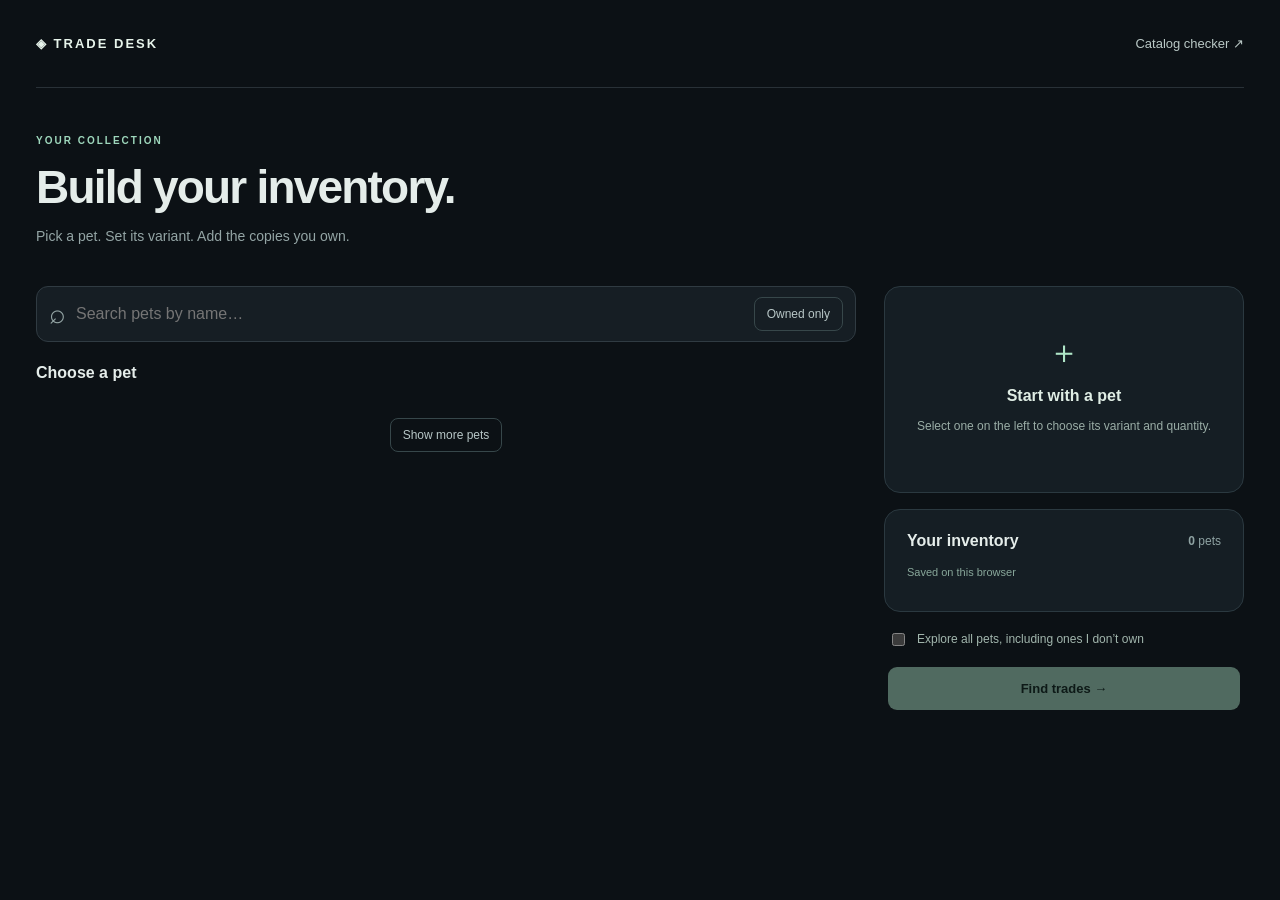
<file: templates/index.html>
<!doctype html><html lang="en"><head><meta charset="utf-8"><meta name="viewport" content="width=device-width,initial-scale=1"><title>Your inventory · Trade Desk</title><link rel="stylesheet" href="/static/inventory.css"></head><body>
<main class="inventory-app"><nav><a class="brand" href="/">◈ TRADE DESK</a><a href="/catalog">Catalog checker ↗</a></nav>
<header><span class="eyebrow">YOUR COLLECTION</span><h1>Build your inventory.</h1><p>Pick a pet. Set its variant. Add the copies you own.</p></header>
<form id="search-form" method="POST" action="/find"><input type="hidden" name="inventory" id="inventory-input"><div class="workspace">
<section class="browser"><div class="searchbar"><span aria-hidden="true">⌕</span><input id="search" type="search" placeholder="Search pets by name…" aria-label="Search pets"><button id="owned-filter" type="button" aria-pressed="false">Owned only</button></div><div class="section-heading"><h2>Choose a pet</h2><span id="match-count"></span></div><div id="pet-grid" class="pet-grid"></div><button id="show-more" type="button" class="secondary">Show more pets</button></section>
<aside><section id="editor" class="panel"><div id="editor-empty"><span class="empty-icon">＋</span><h2>Start with a pet</h2><p>Select one on the left to choose its variant and quantity.</p></div><div id="editor-content" hidden><div class="editor-heading"><img id="editor-image" alt=""><div><span class="eyebrow">ADD TO INVENTORY</span><h2 id="editor-name"></h2></div></div><label class="field-label">Abilities</label><div class="toggle-row"><button type="button" data-mod="Fly" aria-pressed="false">Fly</button><button type="button" data-mod="Ride" aria-pressed="false">Ride</button></div><label class="field-label">Appearance <span>Leave both off for normal</span></label><div class="toggle-row"><button type="button" data-mod="Neon" aria-pressed="false">Neon</button><button type="button" data-mod="Mega" aria-pressed="false">Mega</button></div><div class="quantity-line"><label for="quantity">Copies to add</label><div class="stepper"><button id="qty-minus" type="button" aria-label="Decrease copies">−</button><input id="quantity" type="number" min="1" max="999" value="1" aria-label="Copies to add"><button id="qty-plus" type="button" aria-label="Increase copies">+</button></div></div><p id="variant-preview"></p><button id="add-pet" class="primary" type="button">Add to inventory</button></div></section>
<section class="panel collection"><div class="section-heading"><h2>Your inventory</h2><span><b id="inv-count">0</b> pets</span></div><p id="save-status" role="status">Saved on this browser</p><div id="owned-list"></div></section>
<section class="scan-panel"><label class="checkbox"><input id="mode-all" name="mode" value="all" type="checkbox"> Explore all pets, including ones I don’t own</label><button id="submit-btn" type="submit" class="primary" disabled>Find trades →</button></section></aside></div></form></main>
<script>const PET_DATA = {{ pets|tojson }};</script><script src="/static/inventory.js"></script></body></html>
</file>
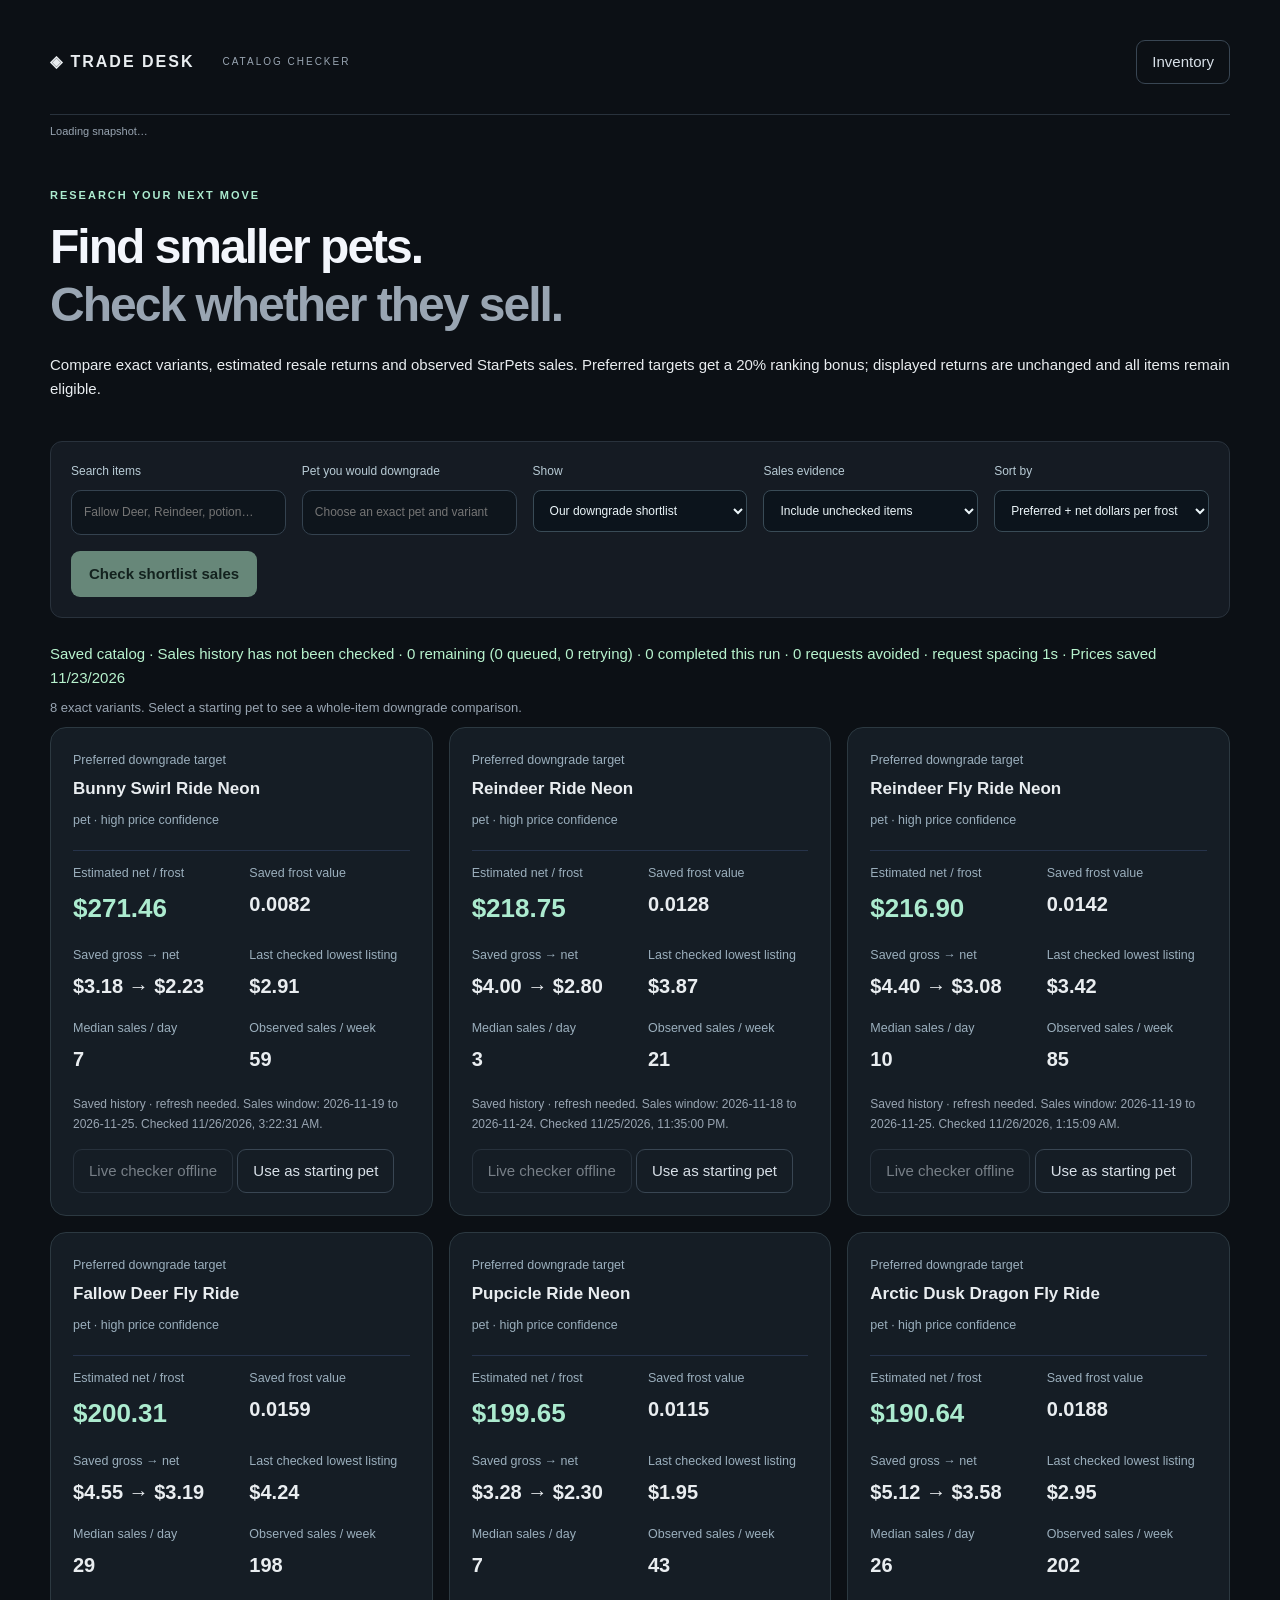
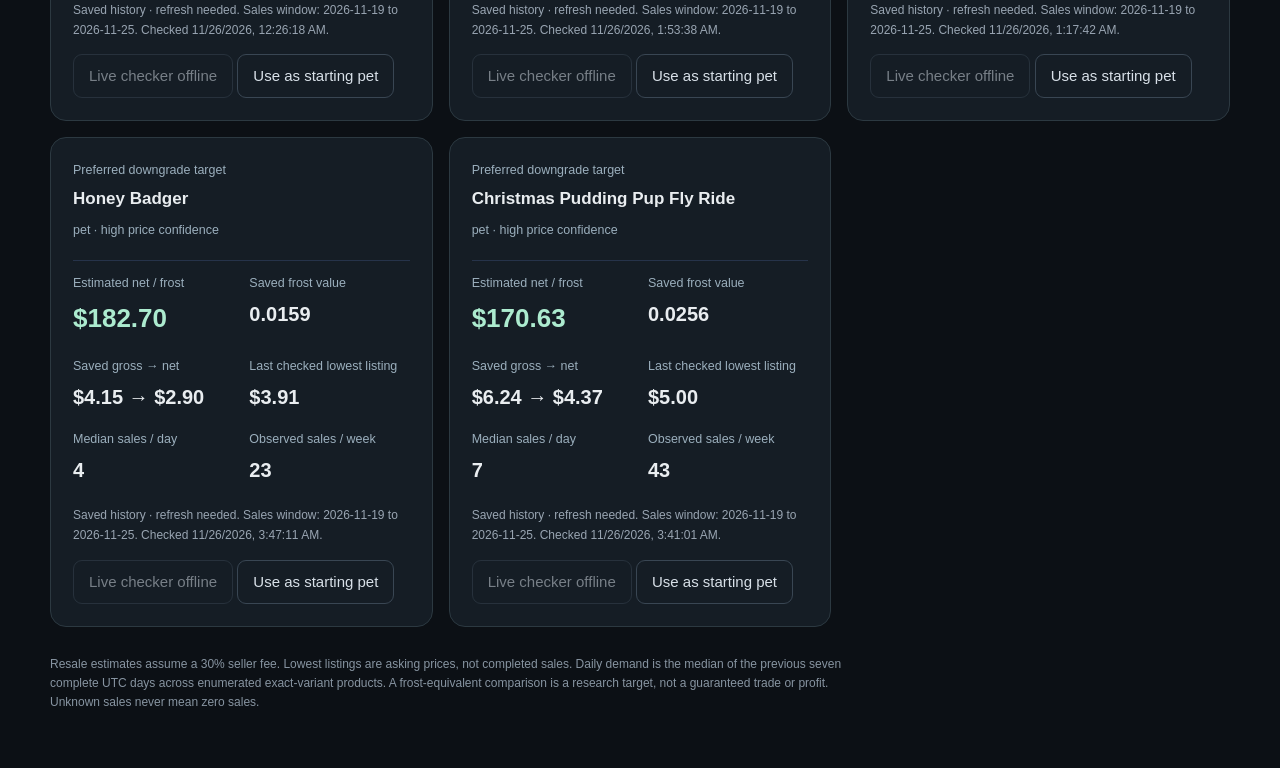
<file: docs/catalog.html>
<!doctype html><html lang="en"><head><meta charset="utf-8"><meta name="viewport" content="width=device-width,initial-scale=1"><title>Trade Desk · Catalog checker</title><link rel="stylesheet" href="./static/desk.css?v=32dc8bc24fe9"><link rel="stylesheet" href="./static/catalog.css?v=6e3b9b459b02"></head>
<body><main class="desk"><nav><a class="logo" href="./index.html">◈ TRADE DESK</a><span class="nav-note">CATALOG CHECKER</span><a class="outline" href="./index.html">Inventory</a></nav><p class="muted" id="pages-status" style="margin:8px 0;font-size:11px">Loading snapshot…</p>
<header><p class="eyebrow">RESEARCH YOUR NEXT MOVE</p><h1>Find smaller pets.<br><span class="muted">Check whether they sell.</span></h1><p>Compare exact variants, estimated resale returns and observed StarPets sales. Preferred targets get a 20% ranking bonus; displayed returns are unchanged and all items remain eligible.</p></header>
<section class="toolbox controls"><label>Search items<input id="search" type="search" placeholder="Fallow Deer, Reindeer, potion…"></label><label>Pet you would downgrade<input id="baseline" list="pet-list" placeholder="Choose an exact pet and variant"><datalist id="pet-list"></datalist></label><label>Show<select id="scope"><option value="shortlist">Our downgrade shortlist</option><option value="all">All catalog items</option><option value="smaller">Higher-return smaller pets</option></select></label><label>Sales evidence<select id="demand"><option value="all">Include unchecked items</option><option value="liquid">Median ≥ 2 sales/day</option><option value="checked">Checked sales only</option></select></label><label>Sort by<select id="sort"><option value="density">Preferred + net dollars per frost</option><option value="sales">Median daily sales</option><option value="name">Item name</option></select></label><button id="check-shortlist" class="primary">Check shortlist sales</button></section>
<p id="connection" role="status">Loading catalog…</p><p id="comparison" class="muted"></p><p id="notice" role="status"></p><div id="cards" class="catalog-grid"></div><button id="more" class="outline" hidden>Show more items</button>
<footer>Resale estimates assume a 30% seller fee. Lowest listings are asking prices, not completed sales. Daily demand is the median of the previous seven complete UTC days across enumerated exact-variant products. A frost-equivalent comparison is a research target, not a guaranteed trade or profit. Unknown sales never mean zero sales.</footer></main><script src="./static/catalog.js?v=b6b265a17ada"></script></body></html>
</file>
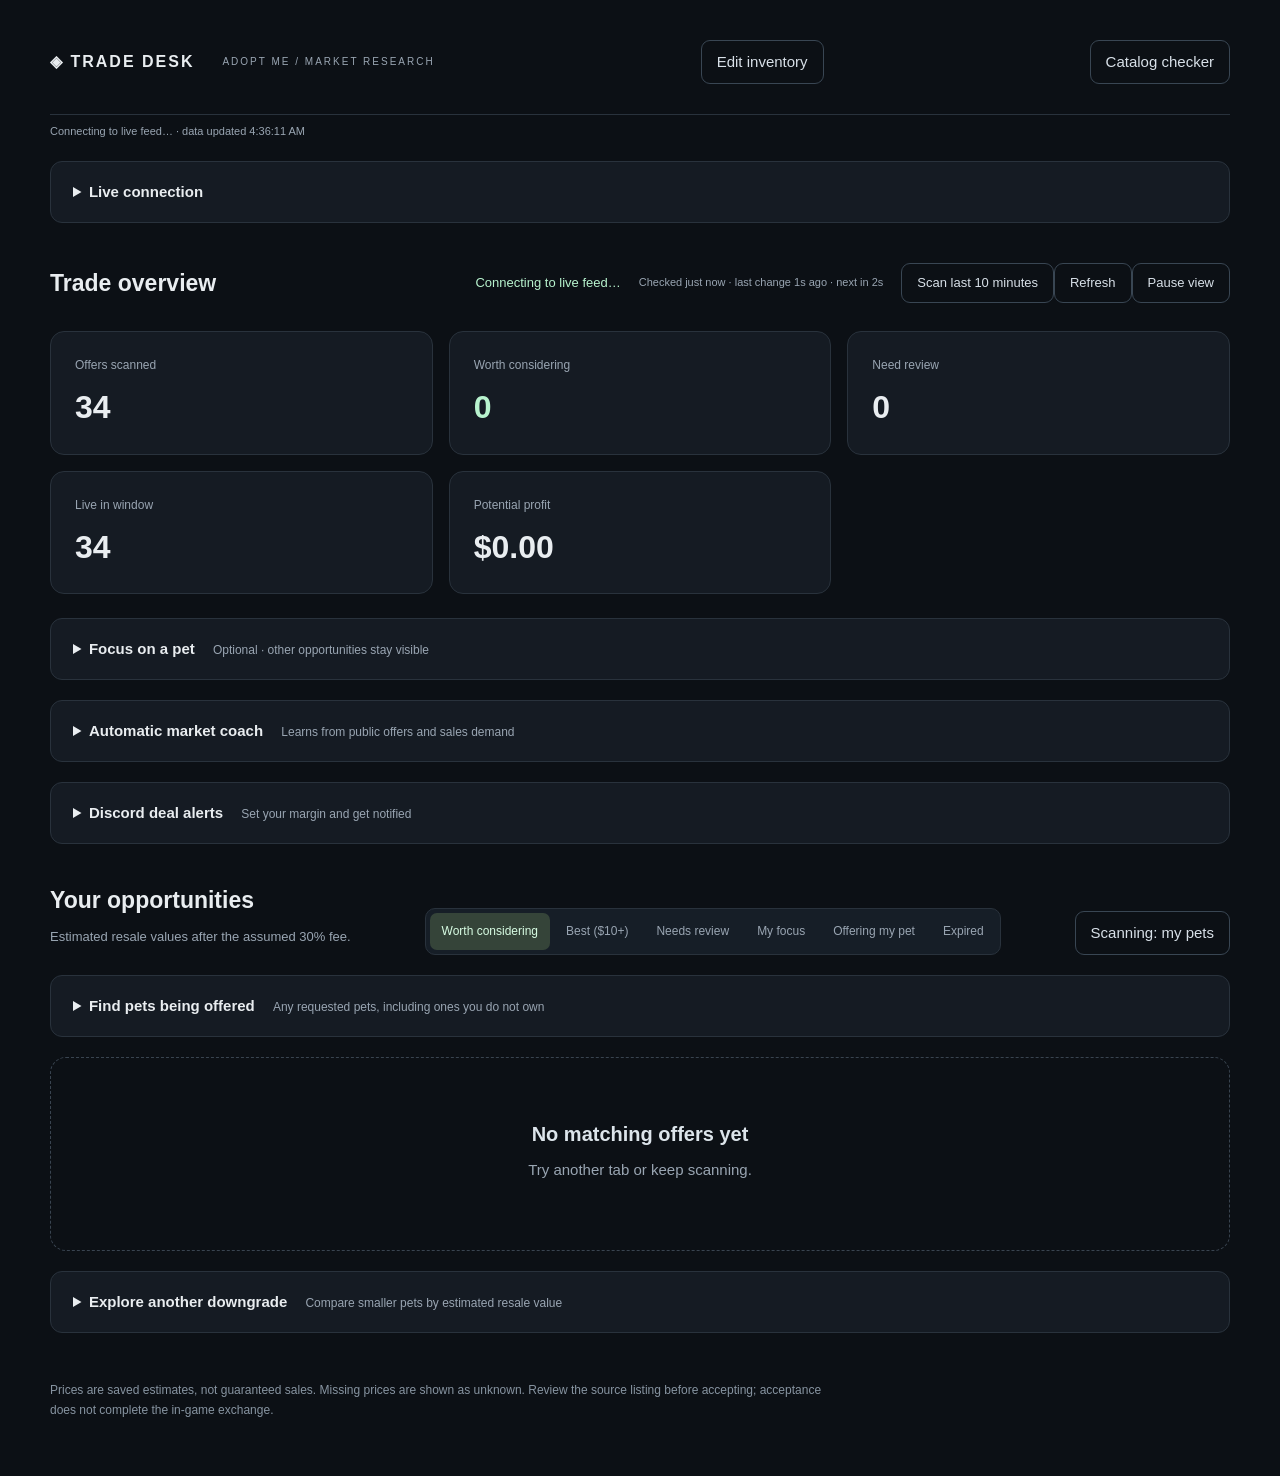
<file: docs/dashboard.html>
<!doctype html><html lang="en"><head><script src="./static/pages-runtime.js?v=64843fbe345a"></script><meta charset="utf-8"><meta name="viewport" content="width=device-width,initial-scale=1"><title>Trade Desk · Opportunities</title><link rel="stylesheet" href="./static/desk.css?v=32dc8bc24fe9"></head>
<body><main class="desk"><nav><a class="logo" href="./index.html">◈ TRADE DESK</a><span class="nav-note">ADOPT ME / MARKET RESEARCH</span><a class="outline" href="./index.html">Edit inventory</a><a class="outline" href="./catalog.html">Catalog checker</a></nav><p class="muted" id="pages-status" style="margin:8px 0;font-size:11px">Loading snapshot…</p>

<header style="display:flex;justify-content:space-between;align-items:center;gap:16px;padding:20px 0;flex-wrap:wrap"><h2>Trade overview</h2><div class="live-panel"><span id="connection">Connecting…</span><span id="updated" class="muted" style="font-size:11px;display:block">—</span><span class="live-actions"><button id="scan-ten" class="outline" type="button" aria-pressed="false">Scan last 10 minutes</button><button id="refresh" class="outline" type="button">Refresh</button><button id="pause" class="outline">Pause view</button></span></div></header>
<p id="history-note" class="muted" role="status"></p><section class="summary-grid"><div><span>Offers scanned</span><strong id="scanned">—</strong></div><div><span>Worth considering</span><strong id="good-count">—</strong></div><div><span>Need review</span><strong id="review-count">—</strong></div><div><span>Live in window</span><strong id="live-window">—</strong></div><div><span>Potential profit</span><strong id="total-profit">—</strong></div></section>
<details class="toolbox"><summary>Focus on a pet <span>Optional · other opportunities stay visible</span></summary><section id="focus-picker"></section></details><details class="toolbox" id="learning-settings"><summary>Automatic market coach <span>Learns from public offers and sales demand</span></summary><div style="padding:16px"><p id="learning-counts"></p><p class="micro">The running collector automatically saves public offers, compares quoted overpays/underpays, and ranks available downgrade routes alongside StarPets sales demand. Repeated sightings count once; removed listings are not assumed sold. No export or manual input is needed for automatic market advice. Your optional sale journal adds personal price calibration after 5 reported sales. Pass/review decisions suppress good-deal alerts; All trades mode bypasses these checks.</p><button id="learning-export" type="button" class="outline">Export optional personal journal</button><p id="learning-status" role="status" class="muted">Automatic market history stays on the collector. Your optional journal stays in this browser.</p><div id="learning-journal"></div></div></details>
<dialog id="learning-outcome"><h2>Record a completed sale</h2><p id="outcome-description"></p><p>Enter proceeds from selling <strong>all received items</strong>, after selling fees but before withdrawal fees. Do not include extra items or a later downgrade chain. This calibrates resale estimates, not profit against your purchase costs.</p><label>Total net resale proceeds ($)<input id="outcome-net" type="number" min="0" step="0.01"></label><label>Days to sell the full basket<input id="outcome-days" type="number" min="0" step="0.1"></label><p id="outcome-error" role="alert"></p><button id="outcome-save" type="button" class="primary">Save completed sale</button> <button id="outcome-cancel" type="button" class="outline">Cancel</button></dialog><details class="toolbox" id="webhook-settings"><summary>Discord deal alerts <span>Set your margin and get notified</span></summary><div class="research-tools" style="padding:16px;flex-wrap:wrap">
<label>Webhook URL<input id="alert-url" type="password" autocomplete="off" placeholder="https://discord.com/api/webhooks/…"></label>
<label>Send alerts for<select id="alert-mode"><option value="qualified">Good deals - minimum gain</option><option value="all">All trades - include losses</option></select></label>
<label>Minimum gain (%)<input id="alert-percent" type="number" min="0" step="1" value="20"></label>
<label>Your Discord user ID (optional ping)<input id="alert-user" inputmode="numeric" placeholder="Copy your Discord user ID"></label>
<label><input id="alert-enabled" type="checkbox"> Enable alerts</label><button id="alert-save" class="primary" type="button">Save settings</button><button id="alert-test" class="outline" type="button">Send test</button><button id="alert-clear" class="outline" type="button">Remove webhook</button></div>
<p class="micro" style="padding:0 16px">Saved only in this browser. Choose a percentage; each alert calculates the extra USD versus the pets you give in that trade. Good-deal alerts require margin and demand checks. All trades includes losses and unknown prices, plus historical offers when the 10-minute view is active (availability unconfirmed), ignoring margin, demand, coach, and preferred-pet filters. Inventory mode still limits alerts to pets you own; all-pets modes include every available offer. Duplicate offers are suppressed; alerts send at most once every 3 seconds and respect Discord cooldowns. Margins include the assumed 30% selling fee, before withdrawal fees. Keep this dashboard open and scanning; sleeping devices or suspended tabs cannot send alerts.</p><p id="alert-status" class="muted" role="status" style="padding:0 16px 16px">Alerts disabled</p></details><section class="feed-head"><div><h2>Your opportunities</h2><p>Estimated resale values after the assumed 30% fee.</p></div><div class="tabs" role="group" aria-label="Trade filters"><button data-tab="good" class="active">Worth considering</button><button data-tab="best">Best ($10+)</button><button data-tab="review">Needs review</button><button data-tab="focus">My focus</button><button data-tab="offered">Offering my pet</button><button data-tab="expired">Expired</button></div><button id="mode-toggle" class="outline" type="button" title="Switch between your inventory, all pets, and high-margin preferred downgrade pets">Scanning: my pets</button></section>
<section id="margin-controls" class="toolbox" hidden style="padding:16px"><strong>High-margin downgrade pets · scans all pets</strong><p>Only offers receiving a preferred variant and passing sales-demand checks. Estimates include the 30% selling fee, before withdrawal fees.</p><label>Minimum net gain $ <input id="margin-dollars" type="number" min="0" step="1" value="10" style="width:80px"></label> <label>Minimum gain % <input id="margin-percent" type="number" min="0" step="1" value="20" style="width:80px"></label></section><details class="toolbox" id="offering-search"><summary>Find pets being offered <span>Any requested pets, including ones you do not own</span></summary><div class="research-tools" style="padding:16px"><label>Pet offered<input id="offered-pet" list="offered-pets" placeholder="e.g. Fallow Deer"><datalist id="offered-pets"></datalist></label><label>Variant<select id="offered-variant"><option value="any">Any variant</option></select></label><label>Minimum copies<input id="offered-count" type="number" min="1" step="1" value="1" style="width:80px"></label><button id="offered-search" type="button" class="primary">Find offers</button><p class="micro" id="offered-note">Searches offers observed in the last 10 minutes across both sources. Includes losses and incomplete prices; older offers may no longer be available.</p></div></details><div id="feed"></div><p id="feed-announce" aria-live="polite" style="position:absolute;width:1px;height:1px;overflow:hidden;clip:rect(0 0 0 0);white-space:nowrap"></p>
<details class="toolbox"><summary>Explore another downgrade <span>Compare smaller pets by estimated resale value</span></summary><div class="research-tools"><label>Starting pet and variant<input id="research-base" placeholder="Choose a focus above or type an exact variant"></label><button id="research-go" class="primary">Find candidates</button><label>Filter candidates<input id="research-filter" placeholder="Search names…"></label></div><p id="research-note" class="muted"></p><div id="research-list" class="table-scroll"></div></details>
<footer>Prices are saved estimates, not guaranteed sales. Missing prices are shown as unknown. Review the source listing before accepting; acceptance does not complete the in-game exchange.</footer></main><script src="./static/target.js?v=1b643dfefecb"></script><script src="./static/learning-model.js?v=15b60fe4c82d"></script><script src="./static/learning.js?v=f1fcac1bdfe2"></script><script src="./static/alerts.js?v=0322c896cf20"></script><script src="./static/offered.js?v=87cbaffdd083"></script><script src="./static/desk.js?v=8d99313e7fad"></script></body></html>
</file>
<file: static/inventory.css>
*{box-sizing:border-box} :root{color-scheme:dark;font-family:Inter,"Segoe UI",sans-serif;color:#e5edea;background:#0c1115}body{margin:0}button,input{font:inherit}button,a,input{touch-action:manipulation}button{cursor:pointer}button:disabled{opacity:.4;cursor:not-allowed}a{color:#b9c8c5;text-decoration:none}button:focus-visible,a:focus-visible,input:focus-visible{outline:2px solid #a9e8c8;outline-offset:3px}.inventory-app{max-width:1400px;margin:auto;padding:0 36px 60px}nav{height:88px;display:flex;align-items:center;justify-content:space-between;border-bottom:1px solid #293137;font-size:13px}.brand{font-weight:800;letter-spacing:2px;color:#e7f4eb}header{padding:42px 0 28px}.eyebrow{font-size:10px;letter-spacing:2px;font-weight:700;color:#9ed7bc}h1{font-size:clamp(30px,4vw,46px);letter-spacing:-1.8px;margin:12px 0}header p{color:#94a5a5;font-size:14px}h2{font-size:16px;margin:0}.workspace{display:grid;grid-template-columns:minmax(0,1fr) 360px;gap:28px;align-items:start}.searchbar{display:flex;align-items:center;background:#161e24;border:1px solid #303b42;padding:8px 12px;border-radius:12px;gap:10px}.searchbar>span{font-size:28px;color:#94a5a5}.searchbar input{min-width:0;flex:1;border:0;background:transparent;color:white;padding:10px 0;outline:none}.searchbar button,.secondary{border:1px solid #37474a;color:#b8c7c7;background:transparent;border-radius:8px;padding:9px 12px;font-size:12px}.searchbar button[aria-pressed=true]{background:#274a3b;color:#c7ffe1}.section-heading{display:flex;align-items:center;justify-content:space-between;gap:8px;margin:22px 0 16px}.section-heading>span{color:#8fa3a3;font-size:12px}.pet-grid{display:grid;grid-template-columns:repeat(auto-fill,minmax(125px,1fr));gap:12px}.pet-card{position:relative;border:1px solid #27343a;background:linear-gradient(145deg,#172027,#11191f);color:#d6e1dd;border-radius:13px;padding:16px 10px;min-height:152px;transition:border-color .15s,background .15s}.pet-card:hover{border-color:#699c87;background:#1b2c29}.pet-card.active{border-color:#a8e9c7;box-shadow:0 0 0 1px #a8e9c7}.pet-card img{display:block;width:70px;height:70px;object-fit:contain;margin:0 auto 12px}.pet-card .name{font-size:12px;line-height:1.4;font-weight:600;display:block}.badge{position:absolute;right:8px;top:8px;border-radius:6px;background:#254c3d;color:#baf6d5;font-size:10px;padding:3px 5px}.panel{background:#151e24;border:1px solid #2b3940;border-radius:16px;padding:22px;margin-bottom:16px}.editor-heading{display:flex;gap:14px;align-items:center;margin-bottom:24px}.editor-heading img{width:64px;height:64px;object-fit:contain}.editor-heading h2{font-size:20px;margin-top:6px;line-height:1.3}.field-label{display:block;font-size:12px;color:#c1d1cb;margin:18px 0 9px}.field-label span{font-size:10px;color:#8da29c;margin-left:8px}.toggle-row{display:flex;gap:8px}.toggle-row button{flex:1;padding:11px;border:1px solid #38484e;border-radius:9px;color:#aabfba;background:#0f181d;font-weight:600;font-size:12px}.toggle-row button[aria-pressed=true]{background:#254c3d;border-color:#83c9a6;color:#d6ffe8}.toggle-row button[data-mod=Fly][aria-pressed=true]{background:#163f58;border-color:#69b7e1}.toggle-row button[data-mod=Ride][aria-pressed=true]{background:#51283f;border-color:#d87fae}.toggle-row button[data-mod=Mega][aria-pressed=true]{background:#3e2c57;border-color:#af8cdb}.quantity-line{display:flex;justify-content:space-between;align-items:center;margin:24px 0 12px;font-size:12px}.stepper{display:flex;border:1px solid #3a4b50;border-radius:9px;overflow:hidden}.stepper button{width:32px;height:36px;background:#202e33;color:#d7ede1;border:0}.stepper input{width:46px;border:0;text-align:center;background:#10191e;color:white;-moz-appearance:textfield}.stepper input::-webkit-inner-spin-button{display:none}#variant-preview{font-size:11px;color:#a7bdb2;min-height:16px}.primary{width:100%;background:#b6efd0;border:0;color:#10271b;padding:14px;border-radius:9px;font-size:13px;font-weight:750}.primary:hover{background:#d1ffe5}#editor-empty{text-align:center;color:#9aada6;padding:22px 10px}#editor-empty h2{color:#e0eee5;margin:12px 0}#editor-empty p{font-size:12px;line-height:1.6}.empty-icon{font-size:32px;color:#afe5c7}.collection .section-heading{margin-top:0}#save-status{font-size:11px;color:#88a79a}#owned-list{max-height:350px;overflow:auto}.owned-row{display:flex;align-items:center;gap:9px;padding:12px 0;border-top:1px solid #2b393e}.owned-row img{width:38px;height:38px;object-fit:contain}.owned-label{flex:1;min-width:0;font-size:12px;line-height:1.4}.owned-label small{display:block;color:#9aafa6;font-size:10px;margin-top:3px}.owned-actions{display:flex;align-items:center;gap:7px;font-size:12px}.owned-actions button{border:1px solid #3b5049;background:transparent;color:#c2ead2;border-radius:6px;width:26px;height:28px}.checkbox{display:flex;align-items:center;gap:9px;font-size:12px;line-height:1.6;color:#a2b6ad;margin:18px 0}.checkbox input{accent-color:#a9e5c4}.scan-panel{padding:0 4px}#show-more{margin:20px auto;display:block}[hidden]{display:none!important}@media(max-width:900px){.workspace{grid-template-columns:minmax(0,1fr) 310px;gap:16px}.inventory-app{padding:0 20px 40px}}@media(max-width:650px){.workspace{display:flex;flex-direction:column}.browser,aside{width:100%}header{padding:25px 0 18px}nav{height:68px}.inventory-app{padding:0 14px 30px}.pet-grid{grid-template-columns:repeat(3,minmax(0,1fr));gap:8px;max-height:370px;overflow:auto;padding:3px}.pet-card{min-height:130px;padding:12px 6px}.pet-card img{width:54px;height:54px}.pet-card .name{font-size:11px}.searchbar{padding:6px 8px}.searchbar input{font-size:13px}.searchbar button{font-size:10px;padding:8px}.panel{padding:18px}.section-heading{margin-top:16px}}
</file>
<file: docs/static/desk.css>
@import url('./theme.css');
:root{--bg:#0c1015;--panel:#151b23;--line:#29323c;--text:#e9edf0;--muted:#99a5b2;--mint:#b8f3ce;--amber:#efca88}*{box-sizing:border-box}body{margin:0;background:var(--bg)!important;color:var(--text)!important;font:15px/1.6 'Segoe UI',sans-serif!important;padding:28px 32px!important}.desk,.container{max-width:1180px!important;margin:auto}nav{display:flex;align-items:center;gap:28px;padding:12px 0 30px;border-bottom:1px solid var(--line)}a{text-decoration:none;color:inherit}.logo{font-size:16px;font-weight:800;letter-spacing:2px}.nav-note{font-size:10px;letter-spacing:2px;color:var(--muted)}nav .outline{margin-left:auto}.outline,button,select{font:inherit;cursor:pointer}.outline{border:1px solid #394653;background:transparent;color:#d8e0e8;border-radius:9px;padding:9px 15px}.hero{display:flex;justify-content:space-between;align-items:center;gap:32px;padding:44px 0 32px}.eyebrow{color:var(--mint);letter-spacing:2px;font-size:11px;font-weight:700}h1{font-size:48px!important;font-weight:600;letter-spacing:-2px!important;line-height:1.14;margin:14px 0 20px}h1 span{color:#97a3af}.hero p{max-width:520px;color:var(--muted);line-height:1.7}.live-panel{display:flex;align-items:center;gap:18px;font-size:13px;white-space:nowrap}#connection{color:var(--mint)}.summary-grid{display:grid;grid-template-columns:repeat(3,1fr);gap:16px;margin-bottom:24px}.summary-grid>div{background:var(--panel);border:1px solid var(--line);border-radius:14px;padding:20px 24px}.summary-grid span{color:var(--muted);font-size:12px}.summary-grid strong{display:block;font-size:32px;font-weight:600;margin-top:6px}.summary-grid>div:nth-child(2) strong{color:var(--mint)}.toolbox{background:var(--panel);border:1px solid var(--line);border-radius:12px;margin:20px 0;padding:18px 22px}.toolbox summary{cursor:pointer;font-weight:600}.toolbox summary span{font-size:12px;font-weight:400;color:var(--muted);margin-left:14px}.feed-head{display:flex;justify-content:space-between;align-items:end;gap:20px;margin:38px 0 20px}h2{font-size:23px;font-weight:600;margin:0}p{margin:8px 0}.feed-head p,.muted{font-size:13px;color:var(--muted)}.tabs{display:flex;gap:4px;padding:4px;background:#161e27;border:1px solid var(--line);border-radius:10px}.tabs button{border:0;background:transparent;color:var(--muted);padding:9px 12px;border-radius:7px;font-size:12px}.tabs button.active{background:#354439;color:#d7fce3}.deal{border:1px solid var(--line);background:var(--panel);border-radius:16px;overflow:hidden;margin:16px 0}.deal-head{display:flex;align-items:center;gap:10px;padding:18px 22px;border-bottom:1px solid var(--line);font-size:12px}.pill{padding:4px 9px;border-radius:6px;background:#25382e;color:var(--mint);font-size:11px;font-weight:600}.pill.review{background:#3b3223;color:var(--amber)}.deal-head .author{margin-left:auto;color:var(--muted)}.exchange{display:grid;grid-template-columns:1fr 40px 1fr;padding:24px;gap:18px}.exchange-arrow{align-self:center;color:#65727d;font-size:25px;text-align:center}.side-label{font-size:11px;letter-spacing:1.5px;color:var(--muted);margin-bottom:16px}.pet-item{display:flex;align-items:center;gap:12px;margin:10px 0;font-size:14px}.pet-item img{width:46px;height:46px;object-fit:contain;background:#202b35;border-radius:10px;padding:3px}.deal-bottom{padding:18px 24px;background:#11171e;border-top:1px solid var(--line)}.numbers{display:flex;flex-wrap:wrap;align-items:center;gap:24px}.gain{color:var(--mint);font-size:27px;font-weight:600}.gain.unknown,.gain.loss{color:var(--amber)}.micro{font-size:11px;color:var(--muted);display:block}.frost{font-size:14px}.recommendation{margin:16px 0;border-left:2px solid #6d947d;padding:2px 14px}.recommendation strong{font-size:14px}.recommendation p{font-size:13px;color:var(--muted)}.actions{display:flex;gap:10px;align-items:center;margin-top:18px;flex-wrap:wrap}.primary{background:var(--mint);color:#12291b;border:0;border-radius:9px;padding:11px 18px;font-weight:700}.detail-toggle{margin-top:16px;font-size:12px;color:var(--muted)}.empty{border:1px dashed #394450;border-radius:16px;text-align:center;padding:60px 20px;color:var(--muted)}.empty h2{color:#dce4ea;font-size:20px}.research-tools{display:flex;gap:12px;align-items:end;flex-wrap:wrap;padding-top:20px}.research-tools label{flex:1;min-width:200px;font-size:12px;color:var(--muted)}input,textarea{font:inherit;width:100%;padding:12px!important;background:#0e151c!important;color:#e9edf0;border:1px solid #34424f!important;border-radius:8px;margin-top:6px}button:disabled{opacity:.5;cursor:default}.table-scroll{overflow:auto;max-height:420px}table{width:100%;border-collapse:collapse;font-size:13px}th,td{text-align:left;padding:12px;border-bottom:1px solid var(--line)}th{color:var(--muted)}footer{padding:28px 0;color:#8794a1;font-size:12px;max-width:800px}.focus-grid{margin-top:18px}.focus-note{color:var(--muted)!important}.container .brand{margin-top:20px}.container .toolbar{background:#151b23!important}.card{background:#151b23!important;border-color:#29323c!important}.card.selected{border-color:#b8f3ce!important}.container>.subtitle{max-width:700px}.container .grid{grid-template-columns:repeat(auto-fill,minmax(150px,1fr))!important}.toggle{font-size:10px!important}#focus-picker h2{margin-top:20px}button:focus-visible,a:focus-visible,summary:focus-visible{outline:2px solid var(--mint);outline-offset:4px}@media(max-width:760px){body{padding:16px!important}.nav-note{display:none}.hero{display:block;padding:30px 0}h1{font-size:36px!important}.live-panel{margin-top:20px}.summary-grid{gap:8px}.summary-grid>div{padding:14px}.summary-grid strong{font-size:25px}.feed-head{display:block}.tabs{margin-top:16px}.toolbox summary span{display:block;margin:5px 0}.exchange{grid-template-columns:1fr;padding:18px}.exchange-arrow{display:none}.deal-bottom{padding:18px}.author{max-width:120px;overflow:hidden;text-overflow:ellipsis}}

.pet-item .item-net{color:#aee9c8;font-weight:600;margin:4px 0}

.learning-row{display:flex;flex-wrap:wrap;align-items:center;gap:10px;padding:15px 0;border-bottom:1px solid #34434a}.learning-row>span{flex:1 1 260px}.learning-row small{flex-basis:100%}.learning-advice{border-left-color:#9cbded}.learning-advice>strong{display:block;margin-top:8px}#learning-outcome{background:#142029;color:#e6f3ed;border:1px solid #456155;border-radius:16px;padding:24px;max-width:540px;width:calc(100% - 30px)}#learning-outcome::backdrop{background:#000a}#learning-outcome p{font-size:13px;line-height:1.6}#learning-outcome label{display:block;font-size:13px;margin:16px 0}#learning-outcome input{display:block;width:100%;background:#0b1319;color:white;border:1px solid #456155;padding:12px;border-radius:8px;margin-top:8px}
</file>
<file: docs/static/catalog.css>
.catalog-grid{display:grid;grid-template-columns:repeat(auto-fill,minmax(310px,1fr));gap:16px}.catalog-item{background:#151d25;border:1px solid #2c3941;border-radius:16px;padding:22px}.catalog-item h3{margin:0 0 8px;font-size:17px}.catalog-item .metrics{display:grid;grid-template-columns:1fr 1fr;gap:16px;margin:20px 0}.catalog-item small{display:block;color:#9bafbd;margin-bottom:5px}.catalog-item strong{font-size:20px}.catalog-item .hero-number{color:#acebcf;font-size:26px}.catalog-item p{font-size:12px;line-height:1.65}.catalog-item img{width:48px;height:48px;object-fit:contain;float:right}.controls{display:flex;flex-wrap:wrap;gap:16px;padding:20px;margin:24px 0}.controls label{flex:1 1 190px;font-size:12px;color:#b8cbd5}.controls input,.controls select{display:block;box-sizing:border-box;width:100%;margin-top:8px;background:#0c141c;color:#ecf6fa;border:1px solid #394b56;border-radius:8px;padding:12px}.controls button{align-self:end}.eyebrow{letter-spacing:2px;font-size:11px;color:#acebcf}header{padding:30px 0 8px}h1{font-size:38px;line-height:1.2}#notice{color:#f5cf88}#more{margin:20px 0}@media(max-width:450px){.catalog-grid{grid-template-columns:1fr}h1{font-size:29px}}

.desk header h1 span{font-size:inherit!important;letter-spacing:inherit!important;line-height:inherit!important;display:inline!important}.catalog-item button{margin-top:6px}
</file>
